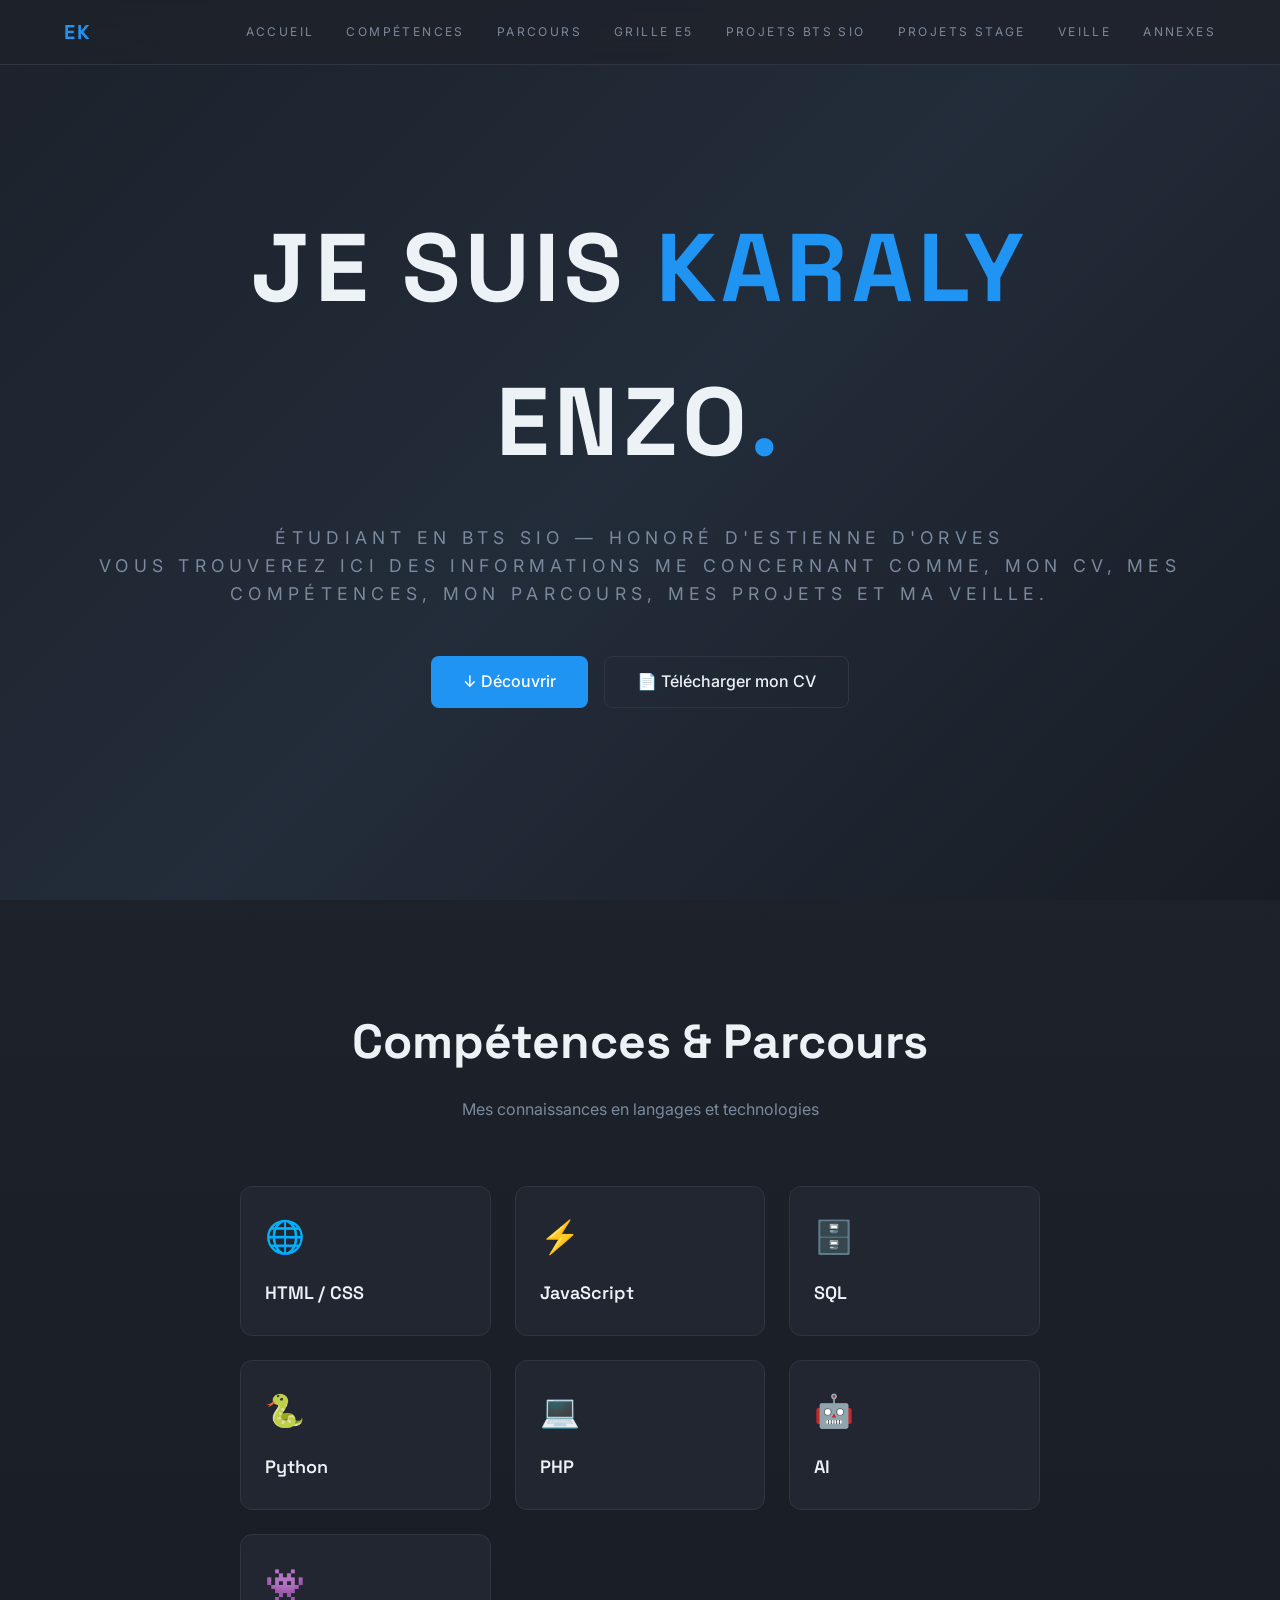
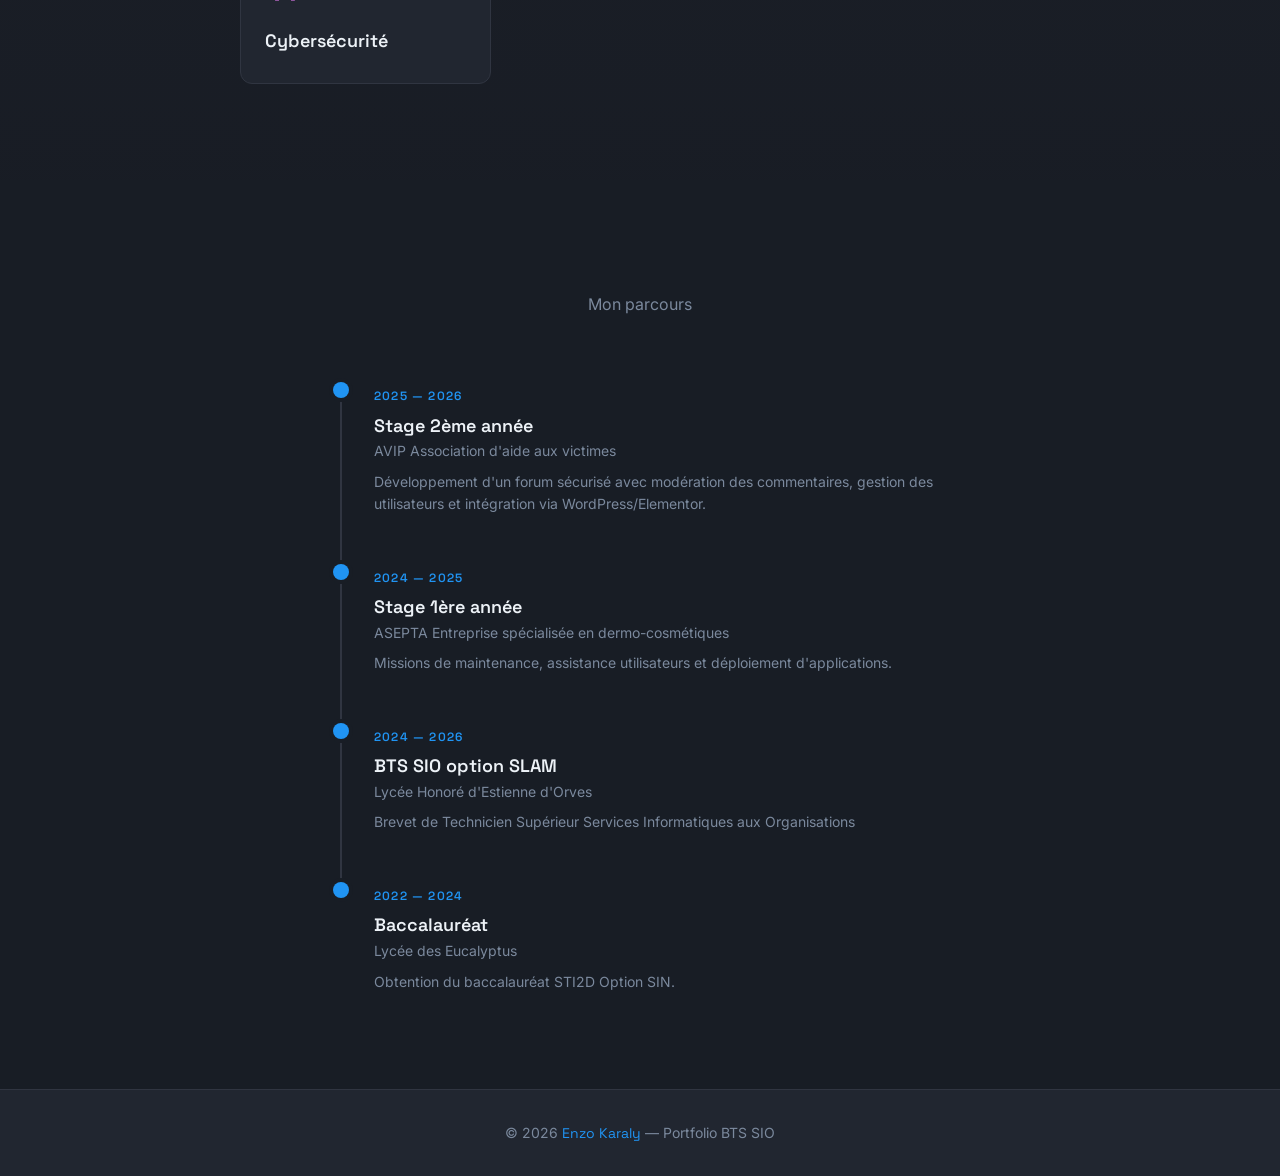
<file: index.html>
<!DOCTYPE html>
<html lang="fr">
<head>
  <meta charset="UTF-8">
  <meta name="viewport" content="width=device-width, initial-scale=1.0">
  <title>Accueil — Enzo Karaly</title>
  <meta name="description" content="Portfolio d'Enzo Karaly, étudiant en BTS SIO SLAM.">
  <link rel="stylesheet" href="style.css">
</head>
<body>
<nav>
  <div class="container">
    <a href="index.html" class="logo">EK</a>
    <div class="nav-links">
      <a href="index.html">Accueil</a>
      <a href="index.html#competences">Compétences</a>
      <a href="index.html#parcours">Parcours</a>
      <a href="Karaly_Grille_E5_1.pdf" target="_blank">Grille E5</a>
      <a href="projets-perso.html">Projets BTS SIO</a>
      <a href="projets-stage.html">Projets stage</a>
      <a href="veille.html">Veille</a>
      <a href="annexes.html">Annexes</a>
    </div>
    <button class="hamburger" onclick="document.getElementById('mobile-menu').style.display = document.getElementById('mobile-menu').style.display === 'block' ? 'none' : 'block'">☰</button>
  </div>
  <div class="mobile-menu" id="mobile-menu">
      <a href="index.html">Accueil</a>
      <a href="index.html#competences">Compétences</a>
      <a href="index.html#parcours">Parcours</a>
      <a href="Karaly_Grille_E5_1.pdf" target="_blank">Grille E5</a>
      <a href="projets-perso.html">Projets BTS SIO</a>
      <a href="projets-stage.html">Projets stage</a>
      <a href="veille.html">Veille</a>
      <a href="annexes.html">Annexes</a>
  </div>
</nav>

<section class="hero">
  <div class="hero-bg"></div>
  <div class="hero-content">
    <h1 class="font-display">JE SUIS <span class="accent">KARALY</span><br>ENZO<span class="accent">.</span></h1>
    <p class="subtitle">Étudiant en BTS SIO — Honoré d'Estienne d'Orves</p>
    <p class="subtitle">Vous trouverez ici des informations me concernant comme, mon cv, mes compétences, mon parcours, mes projets et ma veille.</p>
    <div class="buttons">
      <a href="#competences" class="btn-primary">↓ Découvrir</a>
      <a href="CV_2026.pdf" target="_blank" class="btn-outline">📄 Télécharger mon CV</a>
    </div>
  </div>
</section>

<section class="skills" id="competences">
  <div class="container">
    <div class="section-header">  
      <h2 class="font-display">Compétences & Parcours</h2>
      <p>Mes connaissances en langages et technologies</p>
    </div>
    <div class="skills-grid">
      <div class="skill-card"><div class="icon">🌐</div><h3>HTML / CSS</h3></div>
      <div class="skill-card"><div class="icon">⚡</div><h3>JavaScript</h3></div>
      <div class="skill-card"><div class="icon">🗄️</div><h3>SQL</h3></div>
      <div class="skill-card"><div class="icon">🐍</div><h3>Python</h3></div>
      <div class="skill-card"><div class="icon">💻</div><h3>PHP</h3></div>
      <div class="skill-card"><div class="icon">🤖</div><h3>AI</h3></div>
      <div class="skill-card"><div class="icon">👾</div><h3>Cybersécurité</h3></div>
    </div>
  </div>
</section>

<section class="timeline" id="parcours">
  <div class="container">
    <div class="section-header">
      <p>Mon parcours</p>
    </div>
    <div class="timeline-items">
      <div class="timeline-item">
        <div class="dot"></div>
        <span class="period">2025 — 2026</span>
        <h3>Stage 2ème année</h3>
        <p class="place">AVIP Association d'aide aux victimes</p>
        <p class="desc">Développement d'un forum sécurisé avec modération des commentaires, gestion des utilisateurs et intégration via WordPress/Elementor.</p>
      </div>
      <div class="timeline-item">
        <div class="dot"></div>
        <span class="period">2024 — 2025</span>
        <h3>Stage 1ère année</h3>
        <p class="place">ASEPTA Entreprise spécialisée en dermo-cosmétiques</p>
        <p class="desc">Missions de maintenance, assistance utilisateurs et déploiement d'applications.</p>
      </div>
      <div class="timeline-item">
        <div class="dot"></div>
        <span class="period">2024 — 2026</span>
        <h3>BTS SIO option SLAM</h3>
        <p class="place">Lycée Honoré d'Estienne d'Orves</p>
        <p class="desc">Brevet de Technicien Supérieur Services Informatiques aux Organisations</p>
      </div>
      <div class="timeline-item">
        <div class="dot"></div>
        <span class="period">2022 — 2024</span>
        <h3>Baccalauréat</h3>
        <p class="place">Lycée des Eucalyptus</p>
        <p class="desc">Obtention du baccalauréat STI2D Option SIN.</p>
      </div>
    </div>
  </div>
</section>

<footer>
  <div class="container">
    <p>&copy; 2026 <span class="accent">Enzo Karaly</span> — Portfolio BTS SIO</p>
  </div>
</footer>
</body>
</html>
</file>
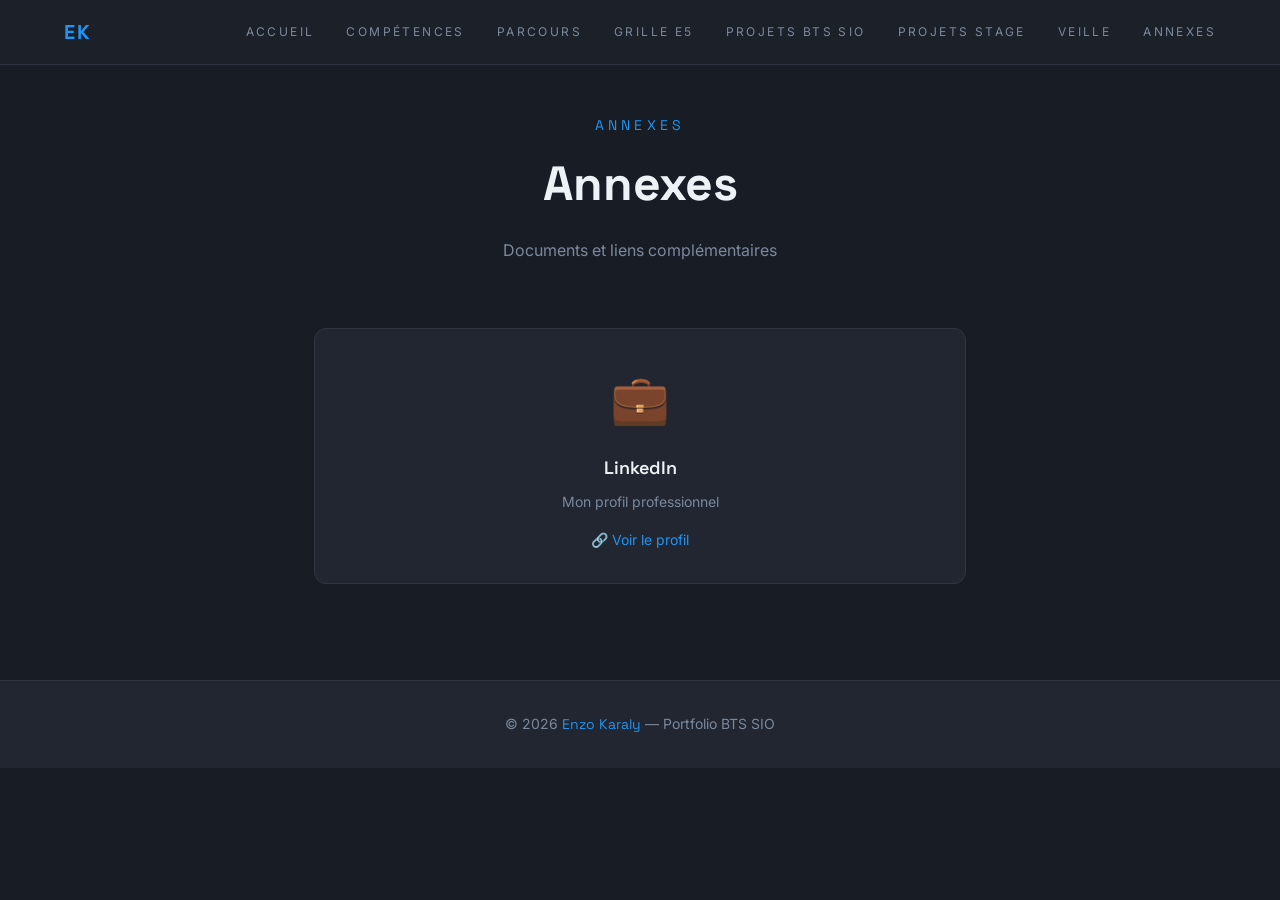
<file: annexes.html>
<!DOCTYPE html>
<html lang="fr">
<head>
  <meta charset="UTF-8">
  <meta name="viewport" content="width=device-width, initial-scale=1.0">
  <title>Annexes — Enzo Karaly</title>
  <meta name="description" content="Portfolio d'Enzo Karaly, étudiant en BTS SIO SLAM.">
  <link rel="stylesheet" href="style.css">
</head>
<body>
<nav>
  <div class="container">
    <a href="index.html" class="logo">EK</a>
    <div class="nav-links">
      <a href="index.html">Accueil</a>
      <a href="index.html#competences">Compétences</a>
      <a href="index.html#parcours">Parcours</a>
      <a href="Karaly_Grille_E5_1.pdf" target="_blank">Grille E5</a>
      <a href="projets-perso.html">Projets BTS SIO</a>
      <a href="projets-stage.html">Projets stage</a>
      <a href="veille.html">Veille</a>
      <a href="annexes.html">Annexes</a>
    </div>
    <button class="hamburger" onclick="document.getElementById('mobile-menu').style.display = document.getElementById('mobile-menu').style.display === 'block' ? 'none' : 'block'">☰</button>
  </div>
  <div class="mobile-menu" id="mobile-menu">
      <a href="index.html">Accueil</a>
      <a href="index.html#competences">Compétences</a>
      <a href="index.html#parcours">Parcours</a>
      <a href="Karaly_Grille_E5_1.pdf" target="_blank">Grille E5</a>
      <a href="projets-perso.html">Projets BTS SIO</a>
      <a href="projets-stage.html">Projets stage</a>
      <a href="veille.html">Veille</a>
      <a href="annexes.html">Annexes</a>
  </div>
</nav>

<section class="veille-section">
  <div class="container" style="max-width:700px">
    <div class="section-header">
      <span class="number">Annexes</span>
      <h2 class="font-display">Annexes</h2>
      <p>Documents et liens complémentaires</p>
    </div>
    <div class="annexes-grid">
      <a href="https://linkedin.com" target="_blank" class="annexe-card">
        <div class="icon">💼</div>
        <h3>LinkedIn</h3>
        <p>Mon profil professionnel</p>
        <span class="link">🔗 Voir le profil</span>
      </a>
    </div>
  </div>
</section>

<footer>
  <div class="container">
    <p>&copy; 2026 <span class="accent">Enzo Karaly</span> — Portfolio BTS SIO</p>
  </div>
</footer>
</body>
</html>
</file>
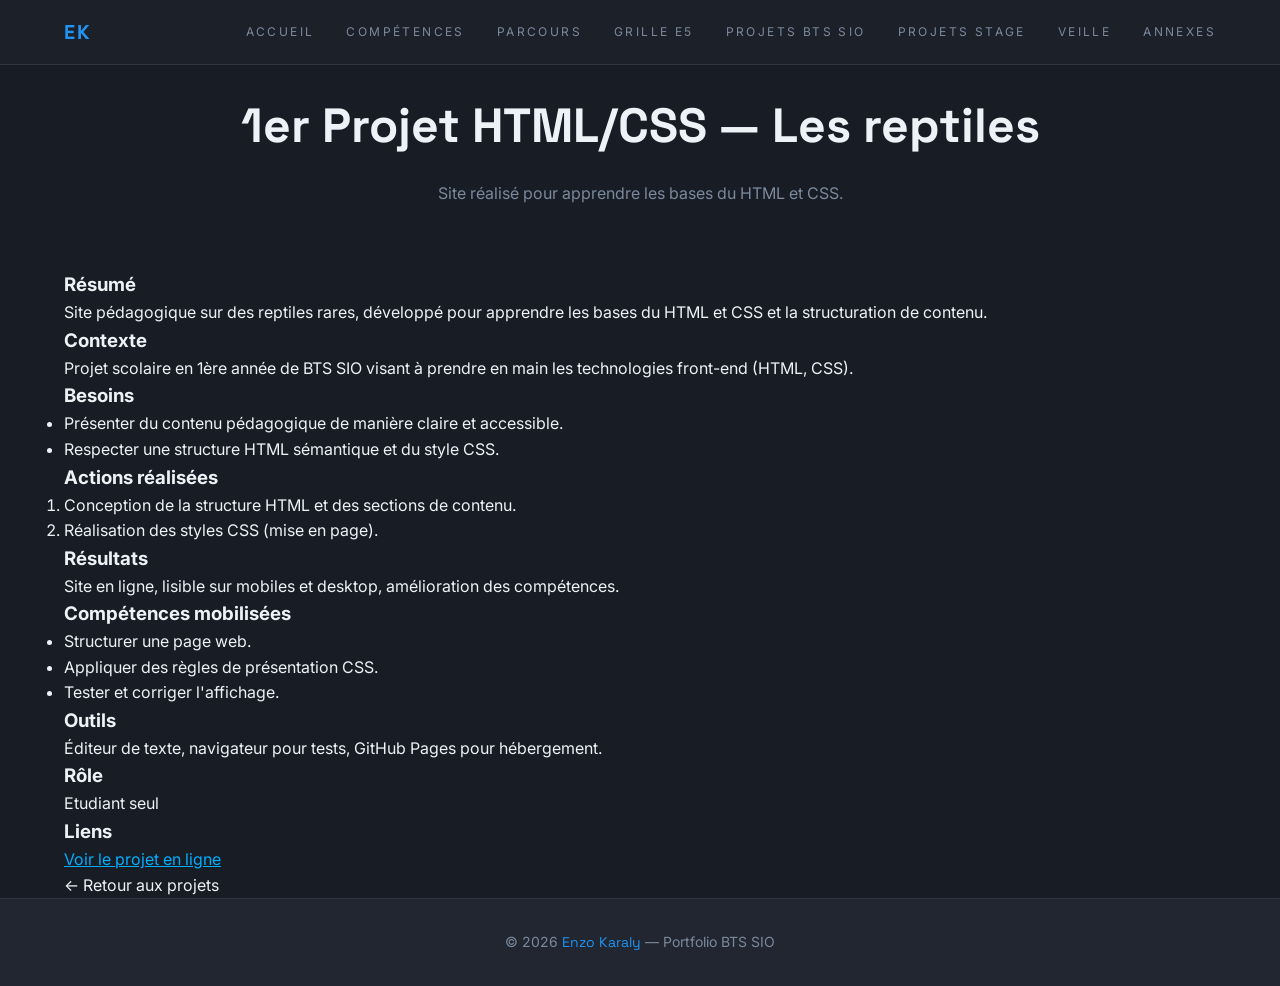
<file: proj_html_css.html>
<!DOCTYPE html>
<html lang="fr">
<head>
  <meta charset="UTF-8">
  <meta name="viewport" content="width=device-width, initial-scale=1.0">
  <title>1er Projet HTML/CSS — Enzo Karaly</title>
  <meta name="description" content="Détails du 1er projet HTML/CSS (Les reptiles)">
  <link rel="stylesheet" href="style.css">
</head>
<body>
<nav>
  <div class="container">
    <a href="index.html" class="logo">EK</a>
    <div class="nav-links">
      <a href="index.html">Accueil</a>
      <a href="index.html#competences">Compétences</a>
      <a href="index.html#parcours">Parcours</a>
      <a href="Karaly_Grille_E5_1.pdf" target="_blank">Grille E5</a>
      <a href="projets-perso.html">Projets BTS SIO</a>
      <a href="projets-stage.html">Projets stage</a>
      <a href="veille.html">Veille</a>
      <a href="annexes.html">Annexes</a>
    </div>
    <button class="hamburger" onclick="document.getElementById('mobile-menu').style.display = document.getElementById('mobile-menu').style.display === 'block' ? 'none' : 'block'">☰</button>
  </div>
  <div class="mobile-menu" id="mobile-menu">
      <a href="index.html">Accueil</a>
      <a href="index.html#competences">Compétences</a>
      <a href="index.html#parcours">Parcours</a>
      <a href="Karaly_Grille_E5_1.pdf" target="_blank">Grille E5</a>
      <a href="projets-perso.html">Projets BTS SIO</a>
      <a href="projets-stage.html">Projets stage</a>
      <a href="veille.html">Veille</a>
      <a href="annexes.html">Annexes</a>
  </div>
</nav>

<section class="project-detail">
  <div class="container">
    <div class="section-header">
      <h2 class="font-display">1er Projet HTML/CSS — Les reptiles</h2>
      <p>Site réalisé pour apprendre les bases du HTML et CSS.</p>
    </div>
    <div class="project-content">
      <h3>Résumé</h3>
      <p>Site pédagogique sur des reptiles rares, développé pour apprendre les bases du HTML et CSS et la structuration de contenu.</p>

      <h3>Contexte</h3>
      <p>Projet scolaire en 1ère année de BTS SIO visant à prendre en main les technologies front-end (HTML, CSS).</p>

      <h3>Besoins</h3>
      <ul>
        <li>Présenter du contenu pédagogique de manière claire et accessible.</li>
        <li>Respecter une structure HTML sémantique et du style CSS.</li>
      </ul>

      <h3>Actions réalisées</h3>
      <ol>
        <li>Conception de la structure HTML et des sections de contenu.</li>
        <li>Réalisation des styles CSS (mise en page).</li>
      </ol>

      <h3>Résultats</h3>
      <p>Site en ligne, lisible sur mobiles et desktop, amélioration des compétences.</p>

      <h3>Compétences mobilisées</h3>
      <ul>
        <li>Structurer une page web.</li>
        <li>Appliquer des règles de présentation CSS.</li>
        <li>Tester et corriger l'affichage.</li>
      </ul>

      <h3>Outils</h3>
      <p>Éditeur de texte, navigateur pour tests, GitHub Pages pour hébergement.</p>

      <h3>Rôle</h3>
      <p>Etudiant seul </p>  

      <h3>Liens</h3>
      <p><a href="https://enzo12457.github.io/1er_projet_HTML-CSS/" target="_blank" style="text-decoration: underline; color: rgb(0, 174, 255);">Voir le projet en ligne</a></p>

      <p><a href="projets-perso.html">← Retour aux projets</a></p>
    </div>
  </div>
</section>

<footer>
  <div class="container">
    <p>&copy; 2026 <span class="accent">Enzo Karaly</span> — Portfolio BTS SIO</p>
  </div>
</footer>
</body>
</html>
</file>
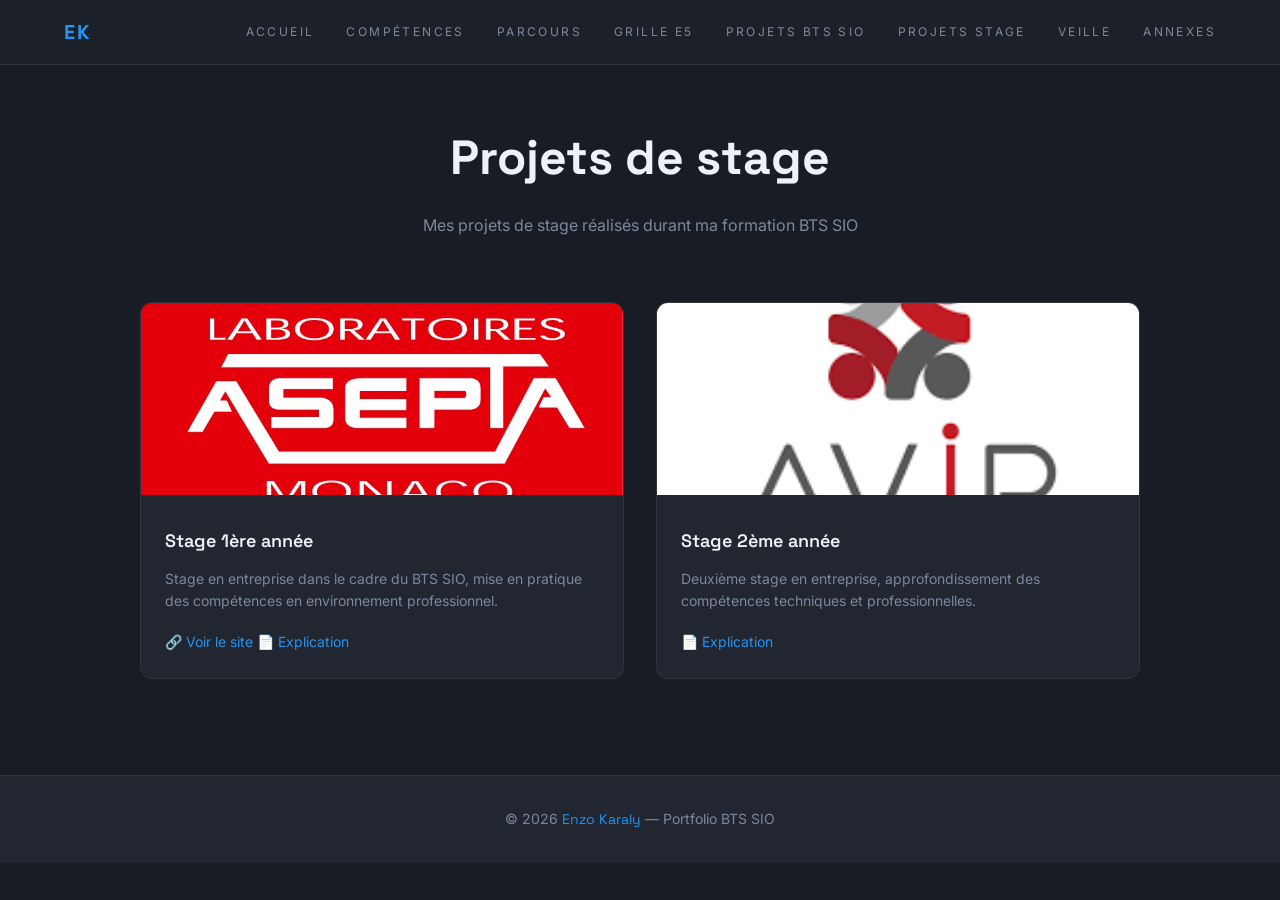
<file: projets-stage.html>
<!DOCTYPE html>
<html lang="fr">
<head>
  <meta charset="UTF-8">
  <meta name="viewport" content="width=device-width, initial-scale=1.0">
  <title>Projets de stage — Enzo Karaly</title>
  <meta name="description" content="Portfolio d'Enzo Karaly, étudiant en BTS SIO SLAM.">
  <link rel="stylesheet" href="style.css">
</head>
<body>
<nav>
  <div class="container">
    <a href="index.html" class="logo">EK</a>
    <div class="nav-links">
      <a href="index.html">Accueil</a>
      <a href="index.html#competences">Compétences</a>
      <a href="index.html#parcours">Parcours</a>
      <a href="Karaly_Grille_E5_1.pdf" target="_blank">Grille E5</a>
      <a href="projets-perso.html">Projets BTS SIO</a>
      <a href="projets-stage.html">Projets stage</a>
      <a href="veille.html">Veille</a>
      <a href="annexes.html">Annexes</a>
    </div>
    <button class="hamburger" onclick="document.getElementById('mobile-menu').style.display = document.getElementById('mobile-menu').style.display === 'block' ? 'none' : 'block'">☰</button>
  </div>
  <div class="mobile-menu" id="mobile-menu">
      <a href="index.html">Accueil</a>
      <a href="index.html#competences">Compétences</a>
      <a href="index.html#parcours">Parcours</a>
      <a href="Karaly_Grille_E5_1.pdf" target="_blank">Grille E5</a>
      <a href="projets-perso.html">Projets BTS SIO</a>
      <a href="projets-stage.html">Projets stage</a>
      <a href="veille.html">Veille</a>
      <a href="annexes.html">Annexes</a>
  </div>
</nav>

<section class="veille-section">
  <div class="container">
    <div class="section-header">
      <h2 class="font-display">Projets de stage</h2>
      <p>Mes projets de stage réalisés durant ma formation BTS SIO</p>
    </div>
    <div class="projects-grid">
      <div class="project-card">
        <img src="logo_asepta.webp" alt="Stage 1ère année">
        <div class="card-body">
          <div class="card-title"><h3>Stage 1ère année</h3></div>
          <p class="card-desc">Stage en entreprise dans le cadre du BTS SIO, mise en pratique des compétences en environnement professionnel.</p>
          <div class="card-links">
            <a href="https://ugc.sportsakileine.fr/index.php" target="_blank" class="card-link">🔗 Voir le site</a>
            <a href="proj_stage1.html" class="card-link">📄 Explication</a>
          </div>
        </div>
      </div>
      <div class="project-card">
        <img src="Logo_AVIP.png" alt="Stage 2ème année">
        <div class="card-body">
          <div class="card-title"><h3>Stage 2ème année</h3></div>
          <p class="card-desc">Deuxième stage en entreprise, approfondissement des compétences techniques et professionnelles.</p>
          <div class="card-links">
            <a href="proj_stage2.html" class="card-link">📄 Explication</a>
          </div>
        </div>
      </div>
    </div>
  </div>
</section>

<footer>
  <div class="container">
    <p>&copy; 2026 <span class="accent">Enzo Karaly</span> — Portfolio BTS SIO</p>
  </div>
</footer>
</body>
</html>
</file>
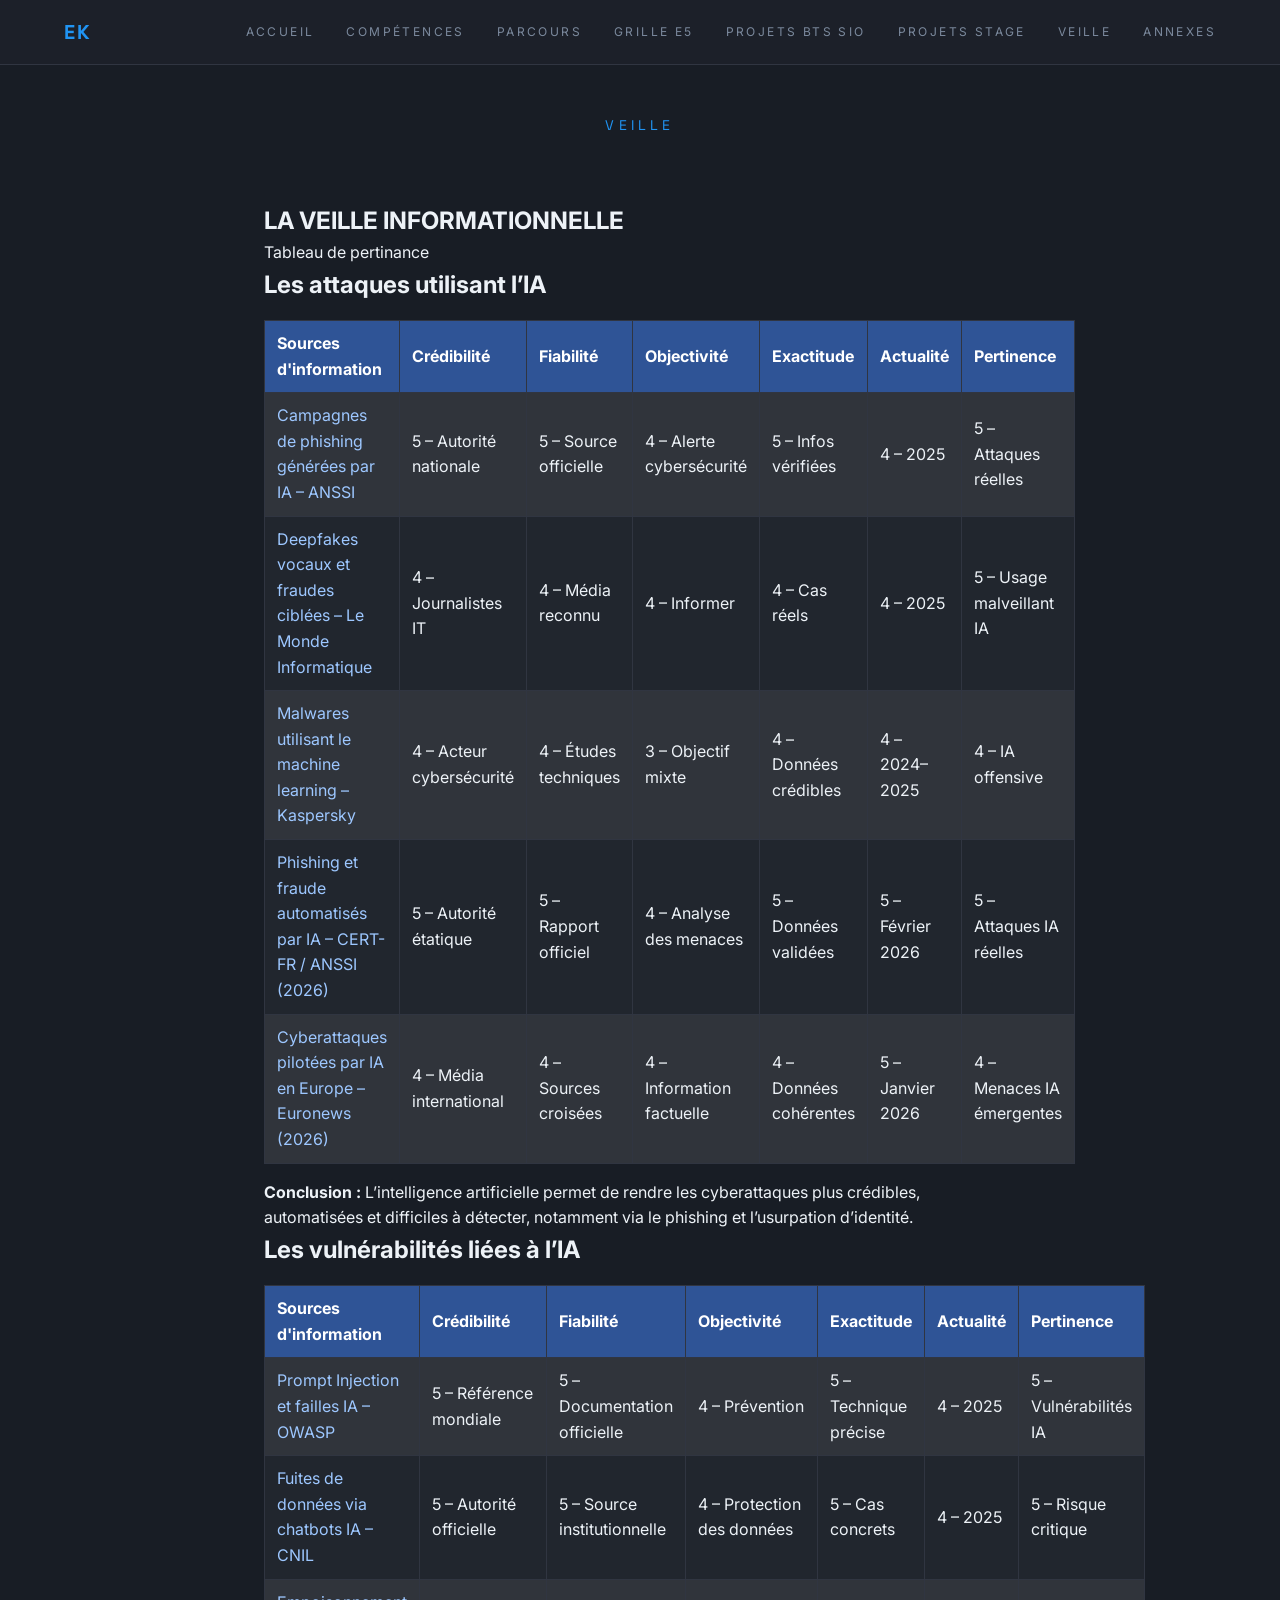
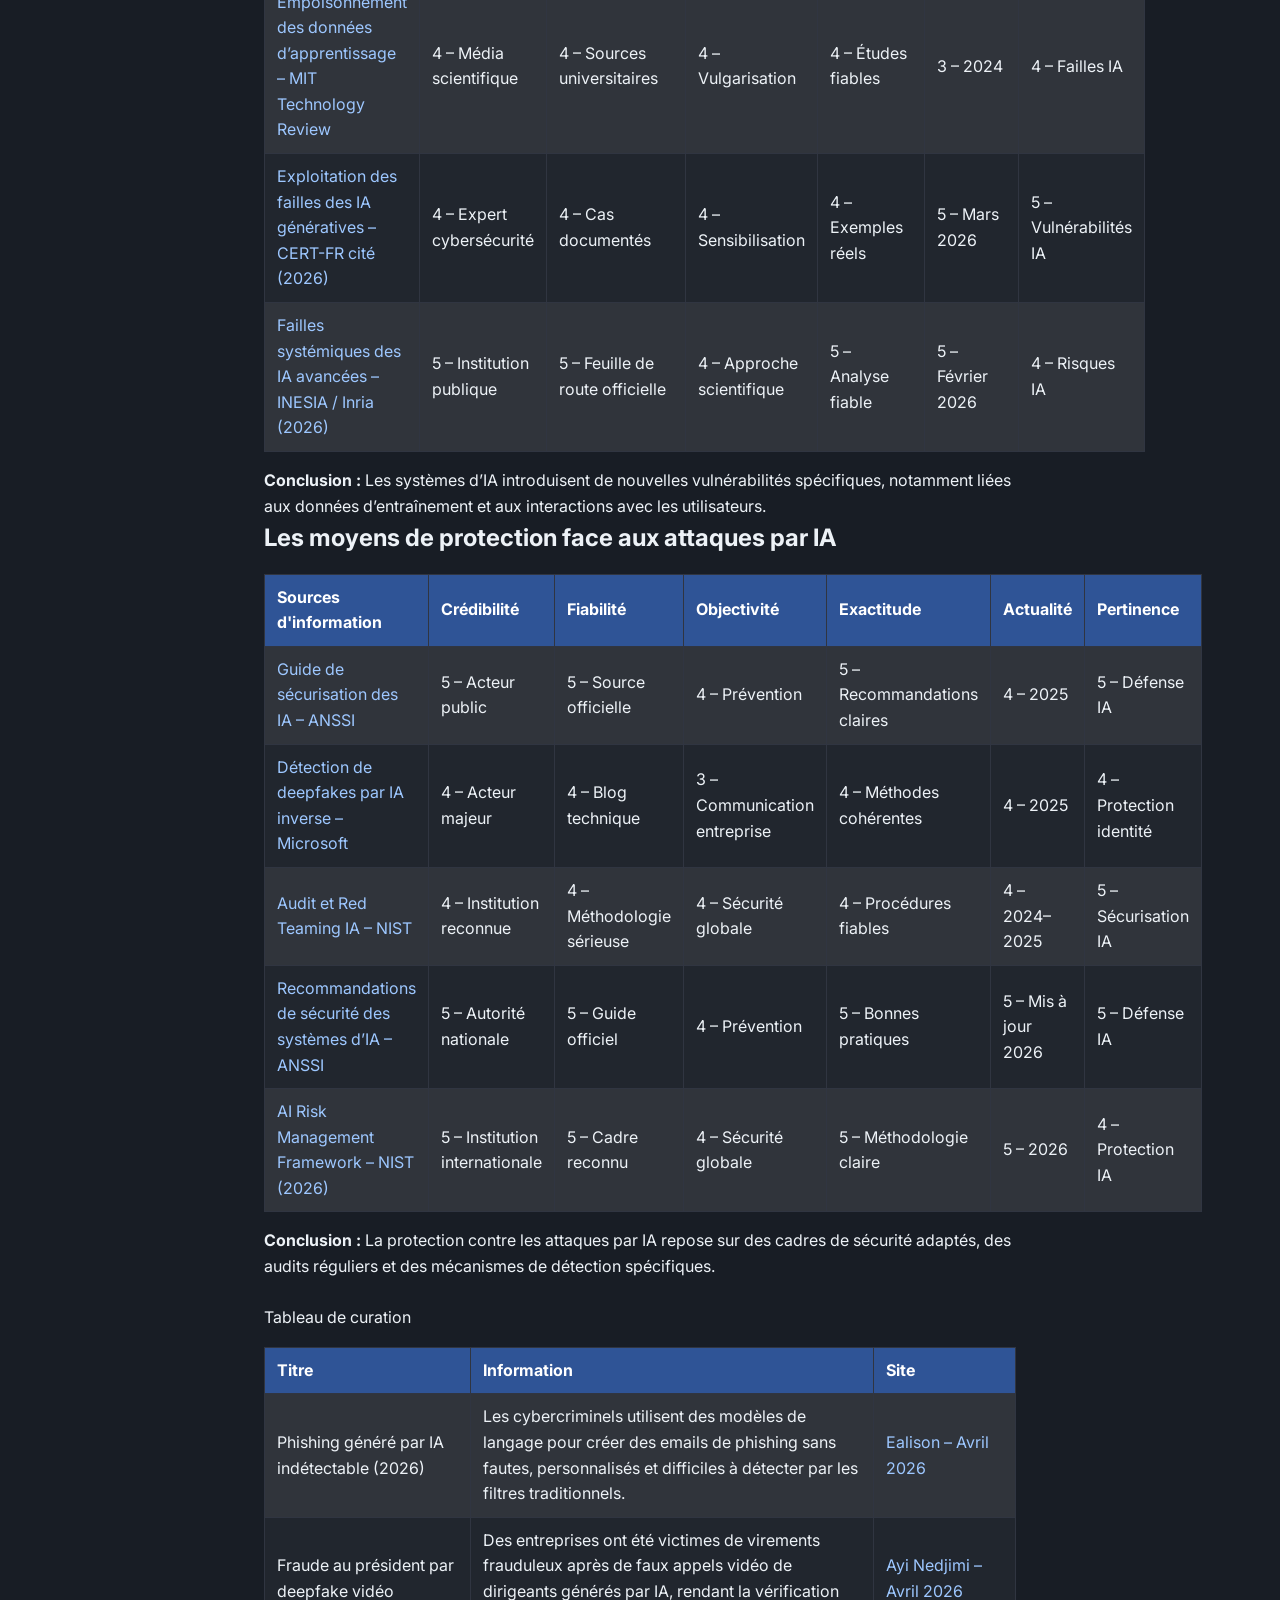
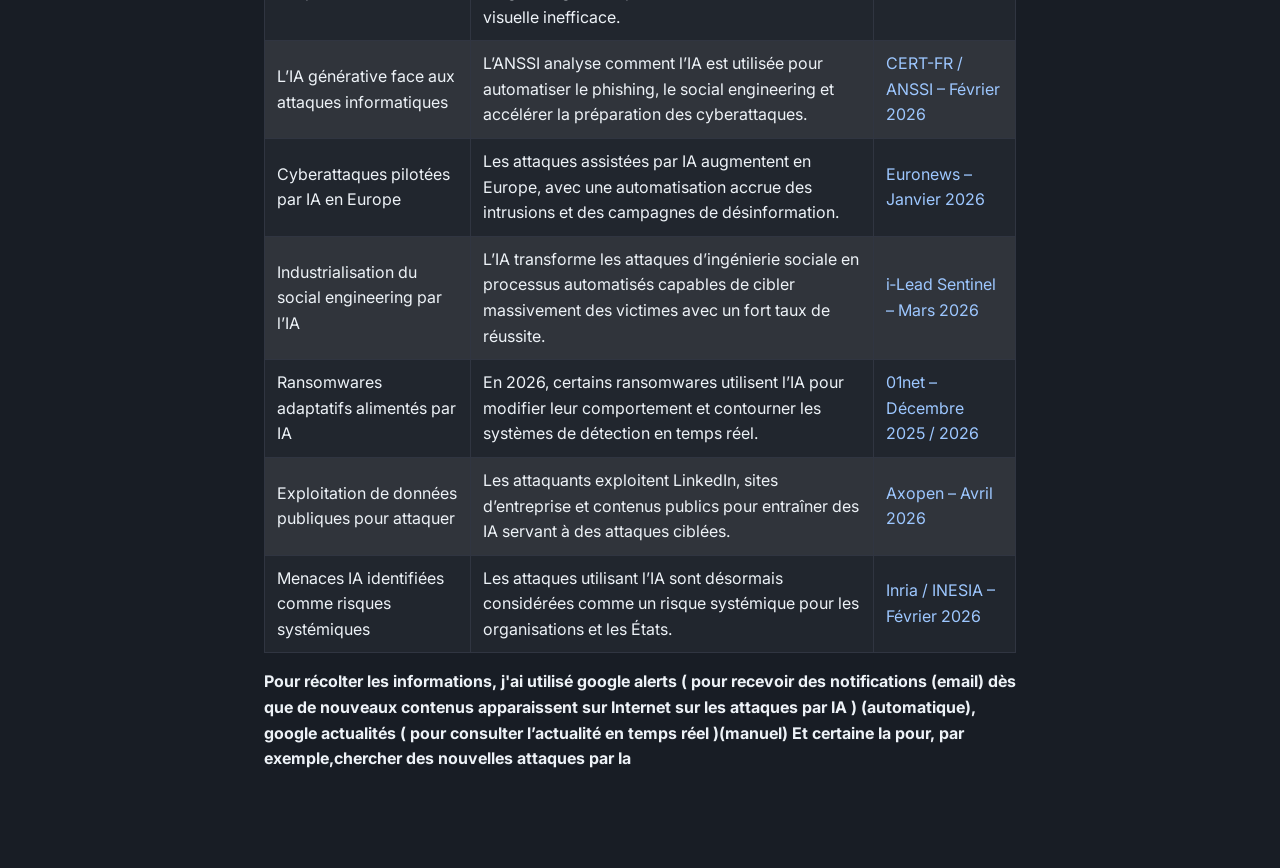
<file: veille.html>
<!DOCTYPE html>
<html lang="fr">
<head>
  <meta charset="UTF-8">
  <meta name="viewport" content="width=device-width, initial-scale=1.0">
  <title>Veille Technologique — Enzo Karaly</title>
  <meta name="description" content="Portfolio d'Enzo Karaly, étudiant en BTS SIO SLAM.">
  <link rel="stylesheet" href="style.css">
</head>
<body>
<nav>
  <div class="container">
    <a href="index.html" class="logo">EK</a>
    <div class="nav-links">
      <a href="index.html">Accueil</a>
      <a href="index.html#competences">Compétences</a>
      <a href="index.html#parcours">Parcours</a>
      <a href="Karaly_Grille_E5_1.pdf" target="_blank">Grille E5</a>
      <a href="projets-perso.html">Projets BTS SIO</a>
      <a href="projets-stage.html">Projets stage</a>
      <a href="veille.html">Veille</a>
      <a href="annexes.html">Annexes</a>
    </div>
    <button class="hamburger" onclick="document.getElementById('mobile-menu').style.display = document.getElementById('mobile-menu').style.display === 'block' ? 'none' : 'block'">☰</button>
  </div>
  <div class="mobile-menu" id="mobile-menu">
      <a href="index.html">Accueil</a>
      <a href="index.html#competences">Compétences</a>
      <a href="index.html#parcours">Parcours</a>
      <a href="Karaly_Grille_E5_1.pdf" target="_blank">Grille E5</a>
      <a href="projets-perso.html">Projets BTS SIO</a>
      <a href="projets-stage.html">Projets stage</a>
      <a href="veille.html">Veille</a>
      <a href="annexes.html">Annexes</a>
  </div>
</nav>

<section class="veille-section">
  <div class="container" style="max-width:800px">
    <div class="section-header">
      <span class="number">Veille</span>
    </div>
<!DOCTYPE html>
<html lang="fr">
<head>
<meta charset="UTF-8">
<title>Veille informationnelle – Attaques avec l’IA</title>
</head>

<body>

<h1>LA VEILLE INFORMATIONNELLE</h1>
<p>Tableau de pertinance</p>
<h2>Les attaques utilisant l’IA</h2>

<table border="1">
<tr>
<th>Sources d'information</th>
<th>Crédibilité</th>
<th>Fiabilité</th>
<th>Objectivité</th>
<th>Exactitude</th>
<th>Actualité</th>
<th>Pertinence</th>
</tr>

<tr>
<td>
<a href="https://www.ssi.gouv.fr/actualite/" target="_blank">
Campagnes de phishing générées par IA – ANSSI
</a>
</td>
<td>5 – Autorité nationale</td>
<td>5 – Source officielle</td>
<td>4 – Alerte cybersécurité</td>
<td>5 – Infos vérifiées</td>
<td>4 – 2025</td>
<td>5 – Attaques réelles</td>
</tr>

<tr>
<td>
<a href="https://www.lemondeinformatique.fr/actualites/lire-deepfake-et-fraude-aux-dirigeants-90123.html" target="_blank">
Deepfakes vocaux et fraudes ciblées – Le Monde Informatique
</a>
</td>
<td>4 – Journalistes IT</td>
<td>4 – Média reconnu</td>
<td>4 – Informer</td>
<td>4 – Cas réels</td>
<td>4 – 2025</td>
<td>5 – Usage malveillant IA</td>
</tr>

<tr>
<td>
<a href="https://www.kaspersky.com/blog/ai-powered-malware/" target="_blank">
Malwares utilisant le machine learning – Kaspersky
</a>
</td>
<td>4 – Acteur cybersécurité</td>
<td>4 – Études techniques</td>
<td>3 – Objectif mixte</td>
<td>4 – Données crédibles</td>
<td>4 – 2024–2025</td>
<td>4 – IA offensive</td>
</tr>

<tr>
<td>
<a href="https://www.cert.ssi.gouv.fr/uploads/CERTFR-2026-CTI-001.pdf" target="_blank">
Phishing et fraude automatisés par IA – CERT-FR / ANSSI (2026)
</a>
</td>
<td>5 – Autorité étatique</td>
<td>5 – Rapport officiel</td>
<td>4 – Analyse des menaces</td>
<td>5 – Données validées</td>
<td>5 – Février 2026</td>
<td>5 – Attaques IA réelles</td>
</tr>

<tr>
<td>
<a href="https://fr.euronews.com/next/2026/01/12/cybersecurite-2026-des-intrusions-liees-a-lia-aux-menaces-geopolitiques-croissantes" target="_blank">
Cyberattaques pilotées par IA en Europe – Euronews (2026)
</a>
</td>
<td>4 – Média international</td>
<td>4 – Sources croisées</td>
<td>4 – Information factuelle</td>
<td>4 – Données cohérentes</td>
<td>5 – Janvier 2026</td>
<td>4 – Menaces IA émergentes</td>
</tr>
</table>

<p><strong>Conclusion :</strong> L’intelligence artificielle permet de rendre les cyberattaques plus crédibles, automatisées et difficiles à détecter, notamment via le phishing et l’usurpation d’identité.</p>


<h2>Les vulnérabilités liées à l’IA</h2>

<table border="1">
<tr>
<th>Sources d'information</th>
<th>Crédibilité</th>
<th>Fiabilité</th>
<th>Objectivité</th>
<th>Exactitude</th>
<th>Actualité</th>
<th>Pertinence</th>
</tr>

<tr>
<td>
<a href="https://owasp.org/www-project-top-10-for-large-language-model-applications/" target="_blank">
Prompt Injection et failles IA – OWASP
</a>
</td>
<td>5 – Référence mondiale</td>
<td>5 – Documentation officielle</td>
<td>4 – Prévention</td>
<td>5 – Technique précise</td>
<td>4 – 2025</td>
<td>5 – Vulnérabilités IA</td>
</tr>

<tr>
<td>
<a href="https://www.cnil.fr/fr/intelligence-artificielle-et-protection-des-donnees" target="_blank">
Fuites de données via chatbots IA – CNIL
</a>
</td>
<td>5 – Autorité officielle</td>
<td>5 – Source institutionnelle</td>
<td>4 – Protection des données</td>
<td>5 – Cas concrets</td>
<td>4 – 2025</td>
<td>5 – Risque critique</td>
</tr>

<tr>
<td>
<a href="https://www.technologyreview.com/2023/07/28/data-poisoning-ai/" target="_blank">
Empoisonnement des données d’apprentissage – MIT Technology Review
</a>
</td>
<td>4 – Média scientifique</td>
<td>4 – Sources universitaires</td>
<td>4 – Vulgarisation</td>
<td>4 – Études fiables</td>
<td>3 – 2024</td>
<td>4 – Failles IA</td>
</tr>

<tr>
<td>
<a href="https://www.i-leadconsulting.com/ia-generative-cybersecurite-nouvelles-attaques-2026/" target="_blank">
Exploitation des failles des IA génératives – CERT-FR cité (2026)
</a>
</td>
<td>4 – Expert cybersécurité</td>
<td>4 – Cas documentés</td>
<td>4 – Sensibilisation</td>
<td>4 – Exemples réels</td>
<td>5 – Mars 2026</td>
<td>5 – Vulnérabilités IA</td>
</tr>

<tr>
<td>
<a href="https://www.inria.fr/fr/securite-ia-et-souverainete-inesia-devoile-feuille-de-route-2026-2027" target="_blank">
Failles systémiques des IA avancées – INESIA / Inria (2026)
</a>
</td>
<td>5 – Institution publique</td>
<td>5 – Feuille de route officielle</td>
<td>4 – Approche scientifique</td>
<td>5 – Analyse fiable</td>
<td>5 – Février 2026</td>
<td>4 – Risques IA</td>
</tr>
</table>

<p><strong>Conclusion :</strong> Les systèmes d’IA introduisent de nouvelles vulnérabilités spécifiques, notamment liées aux données d’entraînement et aux interactions avec les utilisateurs.</p>

<h2>Les moyens de protection face aux attaques par IA</h2>

<table border="1">
<tr>
<th>Sources d'information</th>
<th>Crédibilité</th>
<th>Fiabilité</th>
<th>Objectivité</th>
<th>Exactitude</th>
<th>Actualité</th>
<th>Pertinence</th>
</tr>

<tr>
<td>
<a href="https://www.ssi.gouv.fr/guide/securite-des-systemes-dintelligence-artificielle/" target="_blank">
Guide de sécurisation des IA – ANSSI
</a>
</td>
<td>5 – Acteur public</td>
<td>5 – Source officielle</td>
<td>4 – Prévention</td>
<td>5 – Recommandations claires</td>
<td>4 – 2025</td>
<td>5 – Défense IA</td>
</tr>

<tr>
<td>
<a href="https://www.microsoft.com/security/blog/" target="_blank">
Détection de deepfakes par IA inverse – Microsoft
</a>
</td>
<td>4 – Acteur majeur</td>
<td>4 – Blog technique</td>
<td>3 – Communication entreprise</td>
<td>4 – Méthodes cohérentes</td>
<td>4 – 2025</td>
<td>4 – Protection identité</td>
</tr>

<tr>
<td>
<a href="https://www.nist.gov/itl/ai-risk-management-framework" target="_blank">
Audit et Red Teaming IA – NIST
</a>
</td>
<td>4 – Institution reconnue</td>
<td>4 – Méthodologie sérieuse</td>
<td>4 – Sécurité globale</td>
<td>4 – Procédures fiables</td>
<td>4 – 2024–2025</td>
<td>5 – Sécurisation IA</td>
</tr>

<tr>
<td>
<a href="https://www.ssi.gouv.fr/guide/securite-des-systemes-dintelligence-artificielle/" target="_blank">
Recommandations de sécurité des systèmes d’IA – ANSSI
</a>
</td>
<td>5 – Autorité nationale</td>
<td>5 – Guide officiel</td>
<td>4 – Prévention</td>
<td>5 – Bonnes pratiques</td>
<td>5 – Mis à jour 2026</td>
<td>5 – Défense IA</td>
</tr>

<tr>
<td>
<a href="https://www.nist.gov/itl/ai-risk-management-framework" target="_blank">
AI Risk Management Framework – NIST (2026)
</a>
</td>
<td>5 – Institution internationale</td>
<td>5 – Cadre reconnu</td>
<td>4 – Sécurité globale</td>
<td>5 – Méthodologie claire</td>
<td>5 – 2026</td>
<td>4 – Protection IA</td>
</tr>
</table>

<p><strong>Conclusion :</strong> La protection contre les attaques par IA repose sur des cadres de sécurité adaptés, des audits réguliers et des mécanismes de détection spécifiques.</p>

<br>

<p>Tableau de curation</p>
<table border="1">
<tr>
<th>Titre</th>
<th>Information</th>
<th>Site</th>
</tr>

<tr>
<td>Phishing généré par IA indétectable (2026)</td>
<td>Les cybercriminels utilisent des modèles de langage pour créer des emails de phishing sans fautes, personnalisés et difficiles à détecter par les filtres traditionnels.</td>
<td>
<a href="https://ealison.fr/2026/04/12/phishing-ia-intelligence-artificielle-attaques-detection-protection/" target="_blank">
Ealison – Avril 2026
</a>
</td>
</tr>

<tr>
<td>Fraude au président par deepfake vidéo</td>
<td>Des entreprises ont été victimes de virements frauduleux après de faux appels vidéo de dirigeants générés par IA, rendant la vérification visuelle inefficace.</td>
<td>
<a href="https://ayinedjimi-consultants.fr/static/pdf/deepfakes-social-engineering-menaces-ia.pdf" target="_blank">
Ayi Nedjimi – Avril 2026
</a>
</td>
</tr>

<tr>
<td>L’IA générative face aux attaques informatiques</td>
<td>L’ANSSI analyse comment l’IA est utilisée pour automatiser le phishing, le social engineering et accélérer la préparation des cyberattaques.</td>
<td>
<a href="https://www.cert.ssi.gouv.fr/uploads/CERTFR-2026-CTI-001.pdf" target="_blank">
CERT-FR / ANSSI – Février 2026
</a>
</td>
</tr>

<tr>
<td>Cyberattaques pilotées par IA en Europe</td>
<td>Les attaques assistées par IA augmentent en Europe, avec une automatisation accrue des intrusions et des campagnes de désinformation.</td>
<td>
<a href="https://fr.euronews.com/next/2026/01/12/cybersecurite-2026-des-intrusions-liees-a-lia-aux-menaces-geopolitiques-croissantes" target="_blank">
Euronews – Janvier 2026
</a>
</td>
</tr>

<tr>
<td>Industrialisation du social engineering par l’IA</td>
<td>L’IA transforme les attaques d’ingénierie sociale en processus automatisés capables de cibler massivement des victimes avec un fort taux de réussite.</td>
<td>
<a href="https://www.i-leadconsulting.com/ia-generative-cybersecurite-nouvelles-attaques-2026/" target="_blank">
i‑Lead Sentinel – Mars 2026
</a>
</td>
</tr>

<tr>
<td>Ransomwares adaptatifs alimentés par IA</td>
<td>En 2026, certains ransomwares utilisent l’IA pour modifier leur comportement et contourner les systèmes de détection en temps réel.</td>
<td>
<a href="https://www.01net.com/actualites/cybersecurite-menaces-planent-2026.html" target="_blank">
01net – Décembre 2025 / 2026
</a>
</td>
</tr>

<tr>
<td>Exploitation de données publiques pour attaquer</td>
<td>Les attaquants exploitent LinkedIn, sites d’entreprise et contenus publics pour entraîner des IA servant à des attaques ciblées.</td>
<td>
<a href="https://www.axopen.com/blog/2026/04/phishing-ia-nouvelles-cyberattaques-2026/" target="_blank">
Axopen – Avril 2026
</a>
</td>
</tr>

<tr>
<td>Menaces IA identifiées comme risques systémiques</td>
<td>Les attaques utilisant l’IA sont désormais considérées comme un risque systémique pour les organisations et les États.</td>
<td>
<a href="https://www.inria.fr/fr/securite-ia-et-souverainete-inesia-devoile-feuille-de-route-2026-2027" target="_blank">
Inria / INESIA – Février 2026
</a>
</td>
</tr>

</table>

<p><strong>Pour récolter les informations, j'ai utilisé google alerts ( pour recevoir des notifications (email) dès que de nouveaux contenus apparaissent sur Internet sur les attaques par IA ) (automatique), google actualités ( pour consulter l’actualité en temps réel )(manuel) Et certaine Ia pour, par exemple,chercher des nouvelles attaques par Ia </strong> </p>


</body>
</html>
</file>
<file: style.css>
@import url('https://fonts.googleapis.com/css2?family=Inter:wght@300;400;500;600;700;800;900&family=Space+Grotesk:wght@400;500;600;700&display=swap');

* { margin: 0; padding: 0; box-sizing: border-box; }

:root {
  --bg: hsl(220, 20%, 12%);
  --bg-light: hsl(220, 18%, 16%);
  --bg-section: hsl(220, 18%, 14%);
  --fg: hsl(210, 40%, 95%);
  --primary: hsl(207, 90%, 54%);
  --muted: hsl(215, 15%, 55%);
  --border: hsl(220, 15%, 22%);
  --card: hsl(220, 18%, 16%);
  --secondary: hsl(220, 15%, 20%);
}

body {
  font-family: 'Inter', sans-serif;
  background: var(--bg);
  color: var(--fg);
  line-height: 1.6;
}

.font-display { font-family: 'Space Grotesk', sans-serif; }

a { color: inherit; text-decoration: none; }

.container { max-width: 1200px; margin: 0 auto; padding: 0 1.5rem; }

/* Navbar */
nav {
  position: fixed; top: 0; left: 0; right: 0; z-index: 50;
  background: rgba(30, 34, 43, 0.8);
  backdrop-filter: blur(12px);
  border-bottom: 1px solid var(--border);
}
nav .container {
  display: flex; align-items: center; justify-content: space-between; height: 64px;
}
nav .logo { font-family: 'Space Grotesk', sans-serif; font-size: 1.25rem; font-weight: 700; letter-spacing: 0.1em; color: var(--primary); }
nav .nav-links { display: flex; gap: 2rem; }
nav .nav-links a {
  font-size: 0.75rem; text-transform: uppercase; letter-spacing: 0.2em;
  color: var(--muted); transition: color 0.3s;
}
nav .nav-links a:hover, nav .nav-links a.active { color: var(--primary); }

/* Fixed header offset for project pages */
.project-detail { padding-top: 5rem; }

/* Hamburger */
.hamburger { display: none; background: none; border: none; color: var(--fg); font-size: 1.5rem; cursor: pointer; }
.mobile-menu { display: none; background: var(--card); border-bottom: 1px solid var(--border); padding: 1rem 1.5rem; }
.mobile-menu a { display: block; padding: 0.5rem 0; font-size: 0.75rem; text-transform: uppercase; letter-spacing: 0.2em; color: var(--muted); }

@media (max-width: 768px) {
  nav .nav-links { display: none; }
  .hamburger { display: block; }
}

/* Hero */
.hero {
  min-height: 100vh; display: flex; align-items: center; justify-content: center;
  position: relative; overflow: hidden; text-align: center;
}
.hero-bg {
  position: absolute; inset: 0; background: linear-gradient(135deg, hsl(220,20%,14%) 0%, hsl(215,25%,18%) 50%, hsl(220,20%,12%) 100%);
}
.hero-content { position: relative; z-index: 10; }
.hero h1 { font-family: 'Space Grotesk', sans-serif; font-size: clamp(2.5rem, 8vw, 6rem); font-weight: 700; letter-spacing: 0.05em; margin-bottom: 1.5rem; }
.hero h1 .accent { color: var(--primary); }
.hero .subtitle { font-size: 1.1rem; letter-spacing: 0.3em; text-transform: uppercase; color: var(--muted); }
.hero .buttons { margin-top: 3rem; display: flex; flex-wrap: wrap; gap: 1rem; justify-content: center; }
.btn-primary {
  display: inline-flex; align-items: center; gap: 0.5rem;
  padding: 0.75rem 2rem; background: var(--primary); color: #fff;
  border-radius: 0.5rem; font-weight: 500; transition: opacity 0.3s;
}
.btn-primary:hover { opacity: 0.9; }
.btn-outline {
  display: inline-flex; align-items: center; gap: 0.5rem;
  padding: 0.75rem 2rem; border: 1px solid var(--border); color: var(--fg);
  border-radius: 0.5rem; font-weight: 500; transition: border-color 0.3s, color 0.3s;
}
.btn-outline:hover { border-color: var(--primary); color: var(--primary); }

/* Section headers */
.section-header { text-align: center; margin-bottom: 4rem; }
.section-header .number { color: var(--primary); font-family: 'Space Grotesk', sans-serif; font-size: 0.875rem; letter-spacing: 0.3em; text-transform: uppercase; }
.section-header h2 { font-family: 'Space Grotesk', sans-serif; font-size: clamp(2rem, 5vw, 3rem); font-weight: 700; margin-top: 0.5rem; }
.section-header p { color: var(--muted); margin-top: 1rem; max-width: 500px; margin-left: auto; margin-right: auto; }

/* Skills */
.skills { padding: 6rem 0; background: linear-gradient(180deg, hsl(220,18%,14%) 0%, hsl(220,20%,12%) 100%); }
.skills-grid { display: grid; grid-template-columns: repeat(auto-fit, minmax(250px, 1fr)); gap: 1.5rem; max-width: 800px; margin: 0 auto; }
.skill-card {
  background: var(--card); border: 1px solid var(--border); border-radius: 0.75rem;
  padding: 1.5rem; transition: all 0.3s;
}
.skill-card:hover { border-color: rgba(56, 152, 236, 0.5); transform: translateY(-4px); }
.skill-card .icon { font-size: 2rem; margin-bottom: 1rem; color: var(--primary); }
.skill-card h3 { font-family: 'Space Grotesk', sans-serif; font-weight: 600; font-size: 1.125rem; margin-bottom: 0.25rem; }
.skill-card p { font-size: 0.75rem; color: var(--muted); }

/* Timeline */
.timeline { padding: 6rem 0; }
.timeline-items { max-width: 600px; margin: 0 auto; }
.timeline-item { position: relative; padding-left: 2rem; padding-bottom: 3rem; border-left: 2px solid var(--border); }
.timeline-item:last-child { border-left-color: transparent; padding-bottom: 0; }
.timeline-item .dot {
  position: absolute; left: 0; top: 0; width: 1rem; height: 1rem;
  background: var(--primary); border-radius: 50%; transform: translateX(-9px);
  box-shadow: 0 0 0 4px var(--bg);
}
.timeline-item .period { font-size: 0.75rem; color: var(--primary); font-family: 'Space Grotesk', sans-serif; letter-spacing: 0.1em; font-weight: 600; }
.timeline-item h3 { font-family: 'Space Grotesk', sans-serif; font-weight: 600; font-size: 1.125rem; margin-top: 0.25rem; }
.timeline-item .place { font-size: 0.875rem; color: var(--muted); }
.timeline-item .desc { font-size: 0.875rem; color: var(--muted); margin-top: 0.5rem; line-height: 1.6; }

/* Footer */
footer { border-top: 1px solid var(--border); padding: 2rem 0; background: var(--card); text-align: center; }
footer p { font-size: 0.875rem; color: var(--muted); }
footer .accent { color: var(--primary); font-family: 'Space Grotesk', sans-serif; }

/* Screenshots */
.screenshot-grid {
  display: grid;
  grid-template-columns: repeat(auto-fit, minmax(250px, 1fr));
  gap: 1rem;
  margin-top: 1rem;
}

.section-gap {
  height: 2rem;
}

.screenshot-slot, .screenshot-card {
  background: var(--card);
  border: 1px solid var(--border);
  border-radius: 8px;
  overflow: hidden;
}

.screenshot-slot img, .screenshot-card img {
  width: 100%;
  height: auto;
  display: block;
}

.slot-caption, figcaption {
  padding: 0.5rem;
  background: var(--bg-light);
  font-size: 0.875rem;
  text-align: center;
  color: var(--fg);
}

/* Lightbox */
.lightbox {
  position: fixed;
  top: 0;
  left: 0;
  width: 100%;
  height: 100%;
  background: rgba(0, 0, 0, 0.8);
  display: flex;
  align-items: center;
  justify-content: center;
  z-index: 1000;
  opacity: 0;
  visibility: hidden;
  transition: opacity 0.3s, visibility 0.3s;
}

.lightbox.open {
  opacity: 1;
  visibility: visible;
}

.lightbox-content {
  max-width: 90%;
  max-height: 90%;
  position: relative;
}

.lightbox img {
  max-width: 100%;
  max-height: 100%;
  display: block;
}

.lightbox-close {
  position: absolute;
  top: -40px;
  right: 0;
  background: none;
  border: none;
  color: white;
  font-size: 2rem;
  cursor: pointer;
}

.lightbox-caption {
  text-align: center;
  color: white;
  margin-top: 10px;
}

/* Project cards */
.projects-grid { display: grid; grid-template-columns: repeat(auto-fit, minmax(300px, 1fr)); gap: 2rem; max-width: 1000px; margin: 0 auto; }
.project-card {
  background: var(--card); border: 1px solid var(--border); border-radius: 0.75rem;
  overflow: hidden; transition: all 0.3s;
}
.project-card:hover { border-color: rgba(56,152,236,0.5); transform: translateY(-4px); }
.project-card img { width: 100%; height: 192px; object-fit: cover; transition: transform 0.5s; }
.project-card:hover img { transform: scale(1.05); }
.project-card .card-body { padding: 1.5rem; }
.project-card .card-title { display: flex; align-items: center; gap: 0.75rem; margin-bottom: 0.75rem; }
.project-card h3 { font-family: 'Space Grotesk', sans-serif; font-weight: 600; font-size: 1.125rem; }
.project-card .card-desc { font-size: 0.875rem; color: var(--muted); line-height: 1.6; margin-bottom: 1rem; }
.project-card .card-link { font-size: 0.875rem; color: var(--primary); display: inline-flex; align-items: center; gap: 0.5rem; }
.project-card .card-link:hover { text-decoration: underline; }

/* Veille */
.veille-section { padding: 7rem 0 6rem; }
.veille-card {
  background: var(--card); border: 1px solid var(--border); border-radius: 0.75rem;
  padding: 2rem; margin-bottom: 2rem;
}
.veille-card .card-header { display: flex; align-items: center; gap: 0.75rem; margin-bottom: 1.5rem; }
.veille-card .card-header h3 { font-family: 'Space Grotesk', sans-serif; font-size: 1.25rem; font-weight: 600; }
.veille-card .icon-circle { width: 1.5rem; height: 1.5rem; color: var(--primary); }
.veille-list { list-style: none; }
.veille-list li { display: flex; align-items: flex-start; gap: 0.5rem; font-size: 0.875rem; color: var(--muted); margin-bottom: 0.5rem; }
.veille-list .bullet { color: var(--primary); margin-top: 2px; }
.veille-row { display: flex; flex-direction: column; gap: 0.25rem; padding: 0.75rem; background: var(--secondary); border-radius: 0.5rem; margin-bottom: 0.75rem; }
.veille-row .label { font-family: 'Space Grotesk', sans-serif; font-weight: 600; color: var(--primary); min-width: 160px; }
.veille-row .text { font-size: 0.875rem; color: var(--muted); }
.two-cols { display: grid; grid-template-columns: 1fr 1fr; gap: 2rem; }
@media (max-width: 768px) { .two-cols { grid-template-columns: 1fr; } }
.sub-title { font-family: 'Space Grotesk', sans-serif; font-weight: 600; font-size: 0.75rem; text-transform: uppercase; letter-spacing: 0.1em; color: var(--primary); margin-bottom: 0.75rem; }
.conclusion-card {
  background: rgba(56,152,236,0.1); border: 1px solid rgba(56,152,236,0.3);
  border-radius: 0.75rem; padding: 2rem;
}
.conclusion-card h3 { font-family: 'Space Grotesk', sans-serif; font-size: 1.25rem; font-weight: 600; margin-bottom: 1rem; }
.conclusion-card p { color: var(--muted); line-height: 1.6; margin-bottom: 1rem; }
.conclusion-card blockquote { border-left: 4px solid var(--primary); padding-left: 1rem; font-style: italic; color: rgba(210,220,240,0.8); }

/* Annexes */
.annexes-grid { display: grid; grid-template-columns: repeat(auto-fit, minmax(250px, 1fr)); gap: 1.5rem; }
.annexe-card {
  background: var(--card); border: 1px solid var(--border); border-radius: 0.75rem;
  padding: 2rem; text-align: center; transition: all 0.3s; display: flex; flex-direction: column; align-items: center;
}

/* Table styles for veille */
table { border-collapse: collapse; width: 100%; margin: 1rem 0; background: transparent; }
th, td { border: 1px solid var(--border); padding: 10px 12px; text-align: left; color: var(--fg); }
th { background-color: #2F5496; color: white; font-weight: bold; }
tbody tr:nth-child(odd) { background-color: rgba(255,255,255,0.04); }
tbody tr:nth-child(even) { background-color: rgba(255,255,255,0.1); }
tbody tr:hover { background-color: rgba(255,255,255,0.16); }
td a { color: #9dc7ff; }

.annexe-card:hover { border-color: rgba(56,152,236,0.5); transform: translateY(-4px); }
.annexe-card .icon { font-size: 3rem; color: var(--primary); margin-bottom: 1rem; }
.annexe-card h3 { font-family: 'Space Grotesk', sans-serif; font-weight: 600; font-size: 1.125rem; margin-bottom: 0.5rem; }
.annexe-card p { font-size: 0.875rem; color: var(--muted); margin-bottom: 1rem; }
.annexe-card .link { font-size: 0.875rem; color: var(--primary); display: inline-flex; align-items: center; gap: 0.5rem; }

/* Project detail screenshots gallery */
.project-detail .screenshots {
  display: grid;
  grid-template-columns: repeat(auto-fit, minmax(220px, 1fr));
  gap: 1rem;
  margin-top: 1rem;
}
.screenshot-card {
  background: var(--card);
  border: 1px solid var(--border);
  border-radius: 0.5rem;
  overflow: hidden;
  padding: 0.5rem;
  text-align: center;
}
.screenshot-card img { width: 100%; height: 160px; object-fit: cover; display: block; border-radius: 4px; }
.screenshot-card figcaption { margin-top: 0.5rem; font-size: 0.875rem; color: var(--muted); }

@media (min-width: 900px) {
  .project-detail .screenshots { grid-template-columns: repeat(3, 1fr); }
  .screenshot-card img { height: 180px; }
}

/* Auth form tweaks */
.auth-page { padding: 6rem 0; }
.auth-form { max-width: 420px; margin-top: 1.5rem; display: grid; gap: 0.75rem; }
.auth-form label { font-size: 0.85rem; color: var(--muted); }
.auth-form input { padding: 0.75rem 0.9rem; border-radius: 4px; border: 1px solid var(--border); background: transparent; color: var(--fg); }
.auth-form button { margin-top: 0.5rem; padding: 0.75rem 1rem; background: var(--primary); color: #fff; border: none; border-radius: 6px; cursor: pointer; }

/* Lightbox */
.lightbox {
  position: fixed; inset: 0; display: none; align-items: center; justify-content: center; z-index: 9999;
  background: rgba(0,0,0,0.75);
}
.lightbox.open { display: flex; }
.lightbox-content { max-width: 90%; max-height: 90%; position: relative; }
.lightbox-content img { width: auto; max-width: 100%; max-height: 100%; border-radius: 6px; display: block; }
.lightbox-caption { margin-top: 0.5rem; color: var(--fg); text-align: center; font-size: 0.95rem; }
.lightbox-close {
  position: absolute; top: -12px; right: -12px; background: #fff; color: #222; border-radius: 50%; width: 36px; height: 36px; display:flex; align-items:center; justify-content:center; cursor:pointer; box-shadow: 0 6px 20px rgba(0,0,0,0.4);
}
</file>
